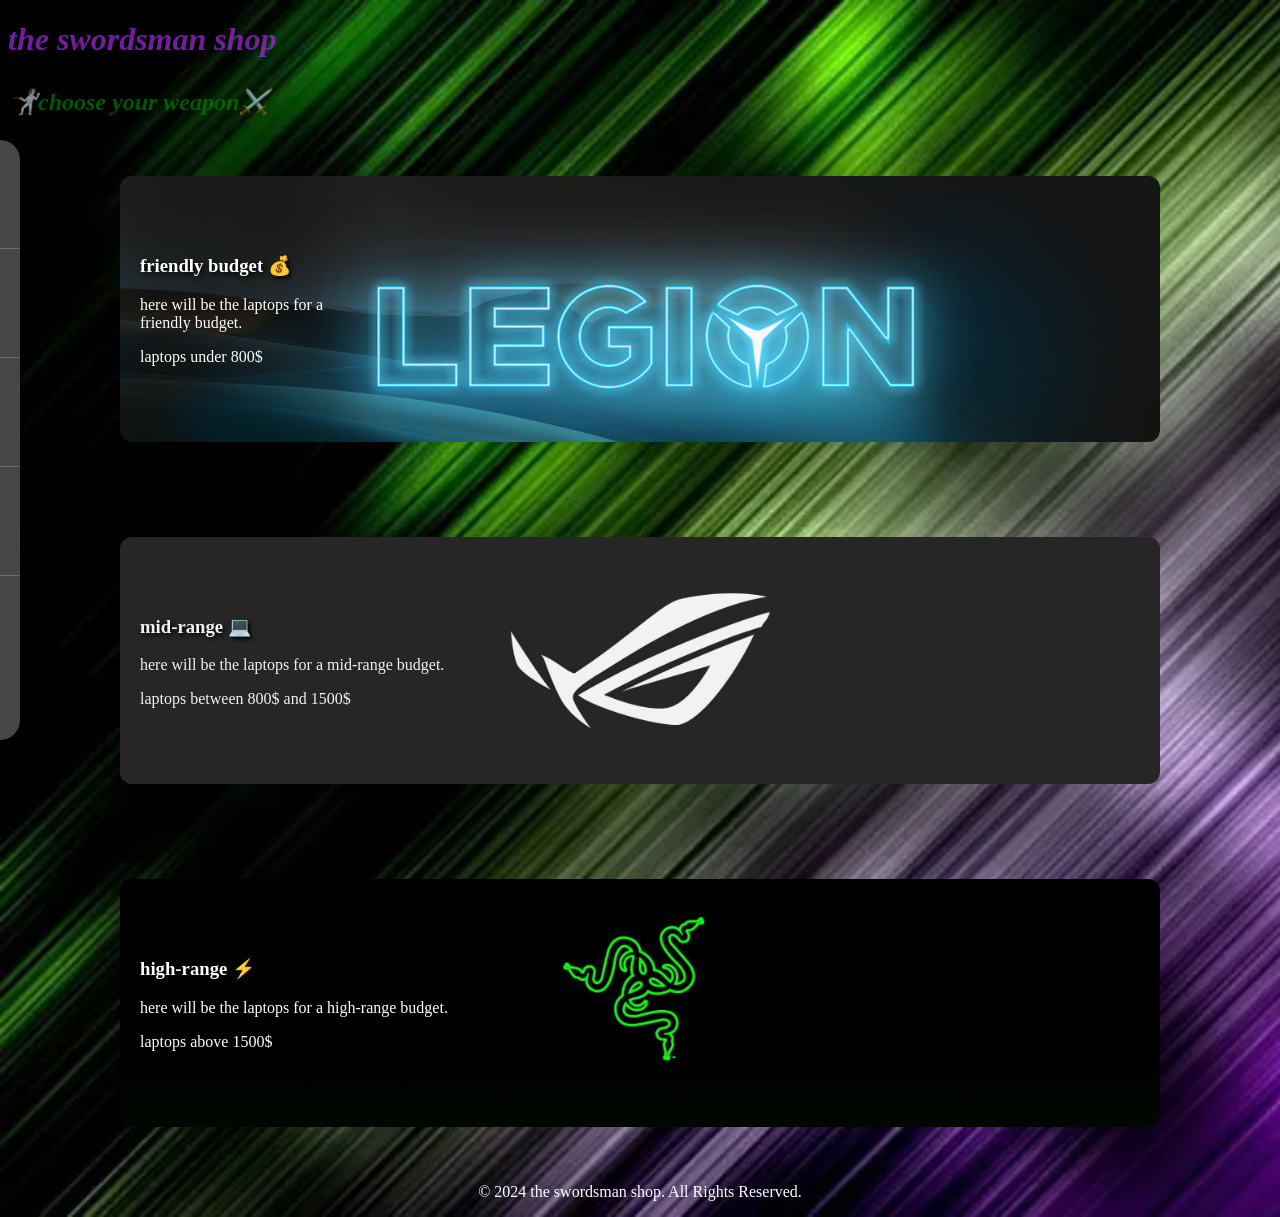
<file: html/index.html>
<!DOCTYPE html>
<html lang="en">
    <head>
        <meta charset="UTF-8">
        <meta name="viewport" content="width=device-width, initial-scale=1.0">
        <link rel="stylesheet" href="../css/custom.css">
        <title>the swordsman</title>
    </head>
    <body>
        <header class="main-header">    
            <h1 class="site-logo">the swordsman shop</h1>
            <h2>🤺choose your weapon⚔️</h2>
            <!-- <hr>  -->
        </header>
        <div class="budget-container">
            <section id="friendly" class="budget-section">
                <a href="friendly.html" class="budget-link">
                    <h3>friendly budget 💰</h3>
                    <p>here will be the laptops for a <br>friendly budget.</p>
                    <p>laptops under 800$</p>
                </a>
            </section>
            <section id="mid-range" class="budget-section">
                <a href="mid-range.html" class="budget-link">
                    <h3>mid-range 💻</h3>
                    <p>here will be the laptops for a mid-range budget.</p>
                    <p>laptops between 800$ and 1500$</p>
                </a>
            </section>
            <section id="high-range" class="budget-section">
                <a href="high-range.html" class="budget-link">
                    <h3>high-range ⚡</h3>
                    <p>here will be the laptops for a high-range budget.</p>
                    <p>laptops above 1500$</p>
                </a>
            </section>
        </div>
        <div class="sidebar">
            <ul>
                <li>Home</li>
                <li>Settings</li>
                <li>Contact</li>
                <li>About</li>
                <li><img src="../images/project-logo-web.jpg" alt="samurai"></li> 
            </ul>
        </div>
        <div class="mobile-menu">
            <ul>
                <li>Home</li>
                <li>Settings</li>
                <li>Contact</li>
                <li>About</li>
            </ul>
        </div>
        <footer>
            <p>© 2024 the swordsman shop. All Rights Reserved.</p>
        </footer>
        <script src="../js/script.js"></script>
    </body>
    </html>
</file>
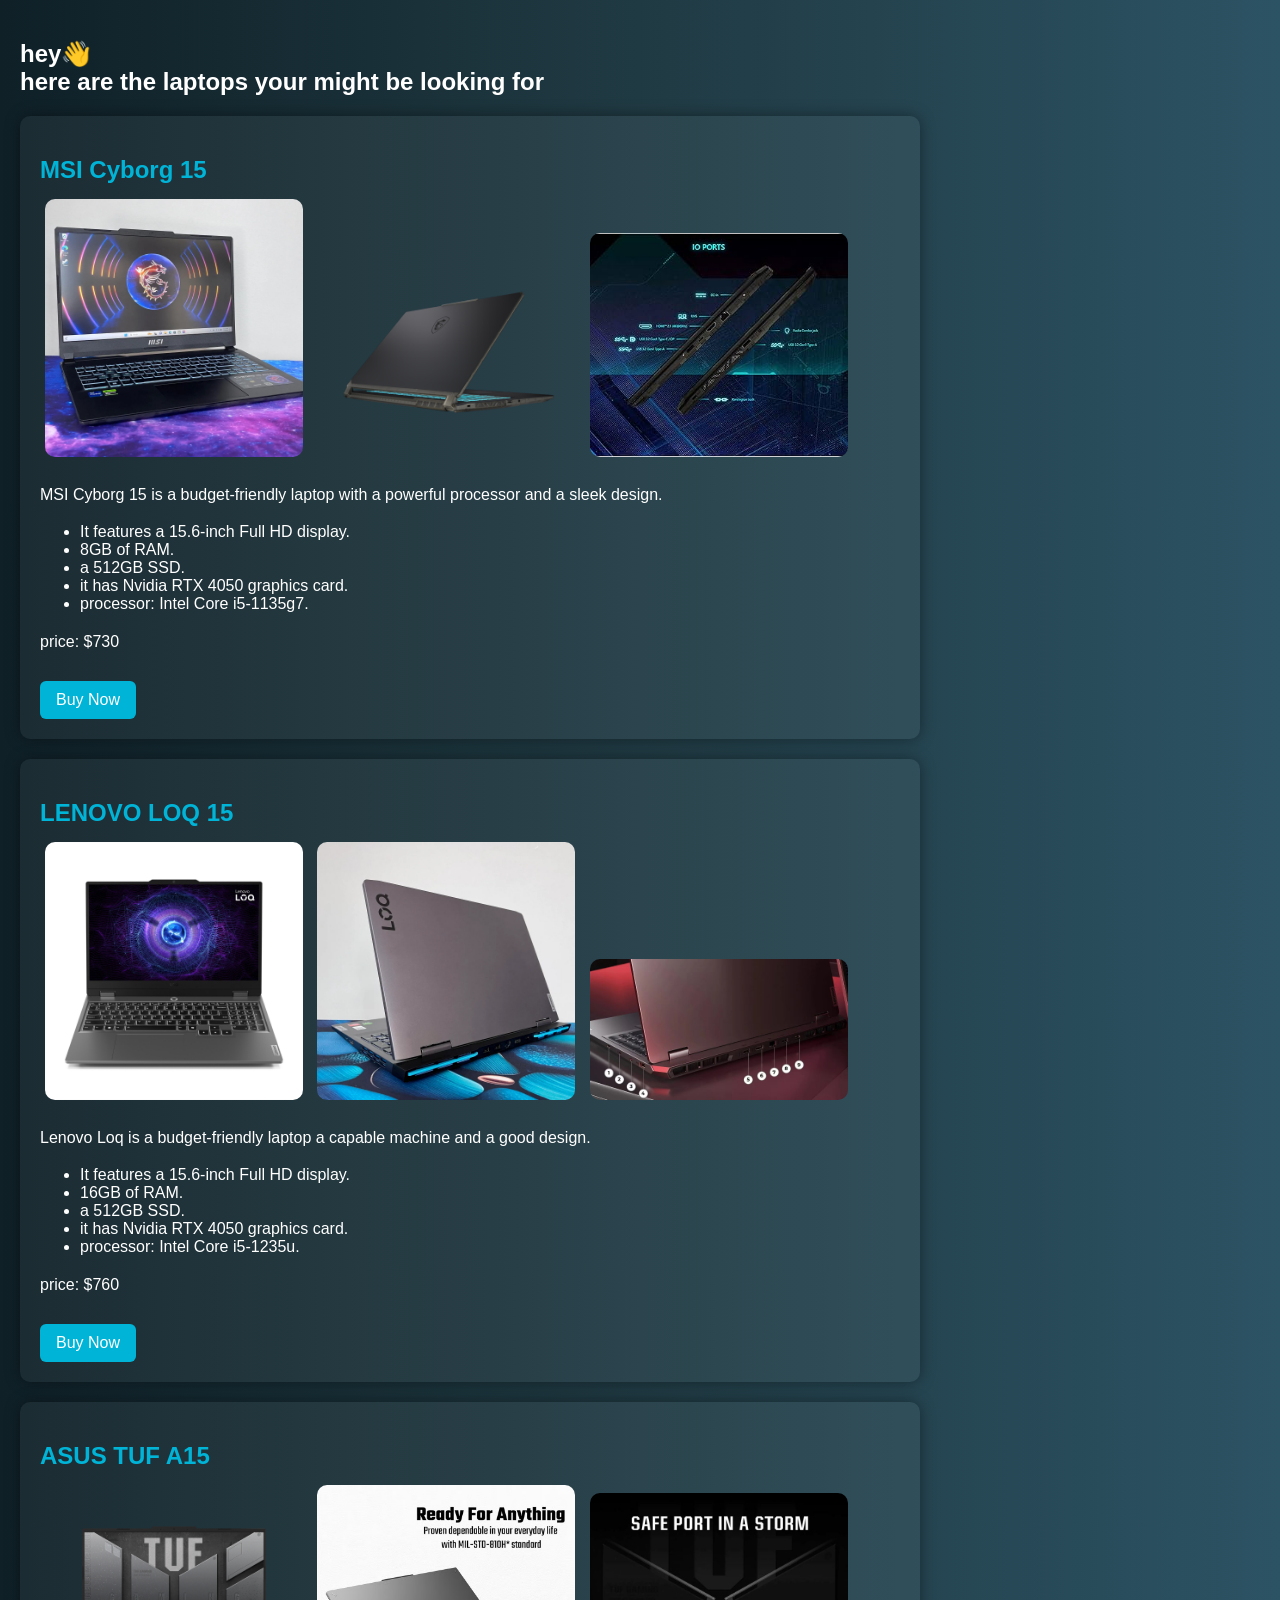
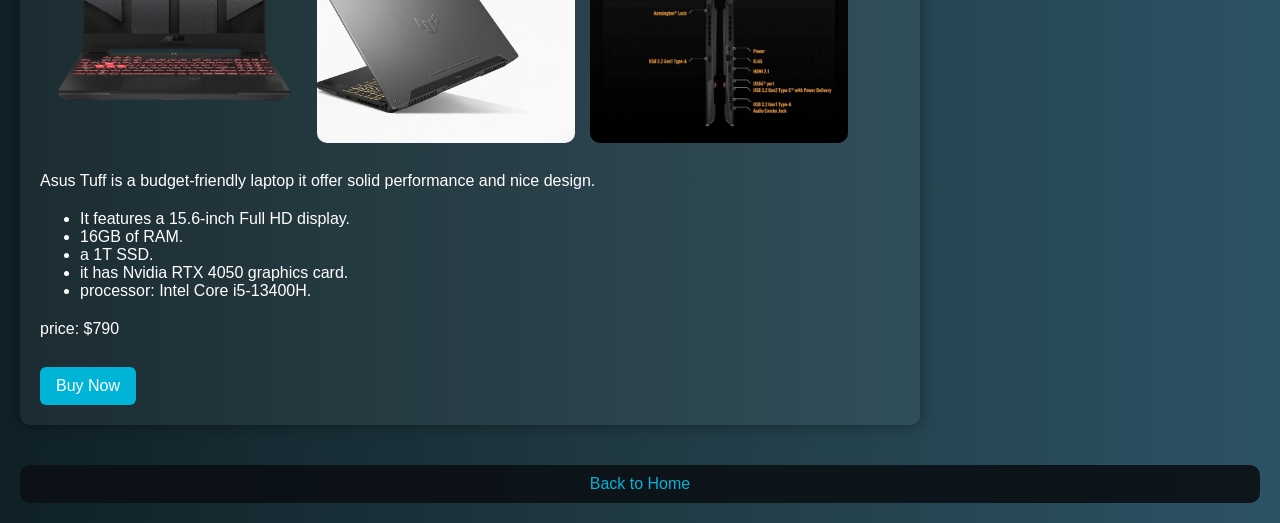
<file: html/friendly.html>
<!DOCTYPE html>
<html lang="en">
<head>
    <meta charset="UTF-8">
    <meta name="viewport" content="width=device-width, initial-scale=1.0">
    <link rel="stylesheet" href="../css/style.css">
    <title>friendly budget</title>
</head>
<body>
 <header>
    <h2>hey👋 <br> here are the laptops your might be looking for</h2>
 </header>
 <main>
    <section class="laptop-list">
        <div class="laptop">
            <h2>MSI Cyborg 15</h2>
            <img src="../images/msi-cyborg-15-overview.webp" alt="pic of the laptop">
            <img src="../images/msi cyborg back.png" alt="pic of the back of the laptop">
            <img src="../images/msi cyborg ports_.jpg" alt="pic of the ports">
            <p>MSI Cyborg 15 is a budget-friendly laptop with a powerful processor and a sleek design.</p>
               <ul>
                    <li>
                    It features a 15.6-inch Full HD display.
                    </li>
                    <li>
                        8GB of RAM.
                    </li> 
                    <li>
                        a 512GB SSD.
                    </li>
                    <li>
                       it has Nvidia RTX 4050 graphics card.
                    </li>
                    <li>
                        processor: Intel Core i5-1135g7.
                    </li>
               </ul>
            <p>price: $730</p>
            <button class="buy-btn">Buy Now</button>
        </div>
        <div class="laptop">
            <h2>LENOVO LOQ 15</h2>
            <img src="../images/lenovo loq front.jpg" alt="pic of the laptop">
            <img src="../images/lenovo-loq-15-lid.webp" alt="pic of the back of the laptop">
            <img src="../images/lenovo loq ports.avif" alt="pic of the ports">
            <p>Lenovo Loq is a budget-friendly laptop a capable machine and a good design.</p>
               <ul>
                    <li>
                    It features a 15.6-inch Full HD display.
                    </li>
                    <li>
                        16GB of RAM.
                    </li> 
                    <li>
                        a 512GB SSD.
                    </li>
                    <li>
                       it has Nvidia RTX 4050 graphics card.
                    </li>
                    <li>
                        processor: Intel Core i5-1235u.
                    </li>
               </ul>
            <p>price: $760</p>
            <button class="buy-btn">Buy Now</button>
        </div>
        <div class="laptop">
            <h2>ASUS TUF A15</h2>
            <img src="../images/asus tiff a15.png" alt="pic of the laptop">
            <img src="../images/asus-tuf-a15-fa507-amd-ryzen-7-16gb-1000gb-rtx-4050-156.avif" alt="pic of the back of the laptop">
            <img src="../images/asus_tuf_a15_ports.jpg" alt="pic of the ports">
            <p>Asus Tuff is a budget-friendly laptop it offer solid performance and nice design.</p>
               <ul>
                    <li>
                    It features a 15.6-inch Full HD display.
                    </li>
                    <li>
                        16GB of RAM.
                    </li> 
                    <li>
                        a 1T SSD.
                    </li>
                    <li>
                       it has Nvidia RTX 4050 graphics card.
                    </li>
                    <li>
                        processor: Intel Core i5-13400H.
                    </li>
               </ul>
            <p>price: $790</p>
            <button class="buy-btn">Buy Now</button>
        </div>
    </section>
 </main>
 <footer>
    <a href="index.html">Back to Home</a>
 </footer>
 <script src="../js/script.js"></script>
</body>
</html>
</file>
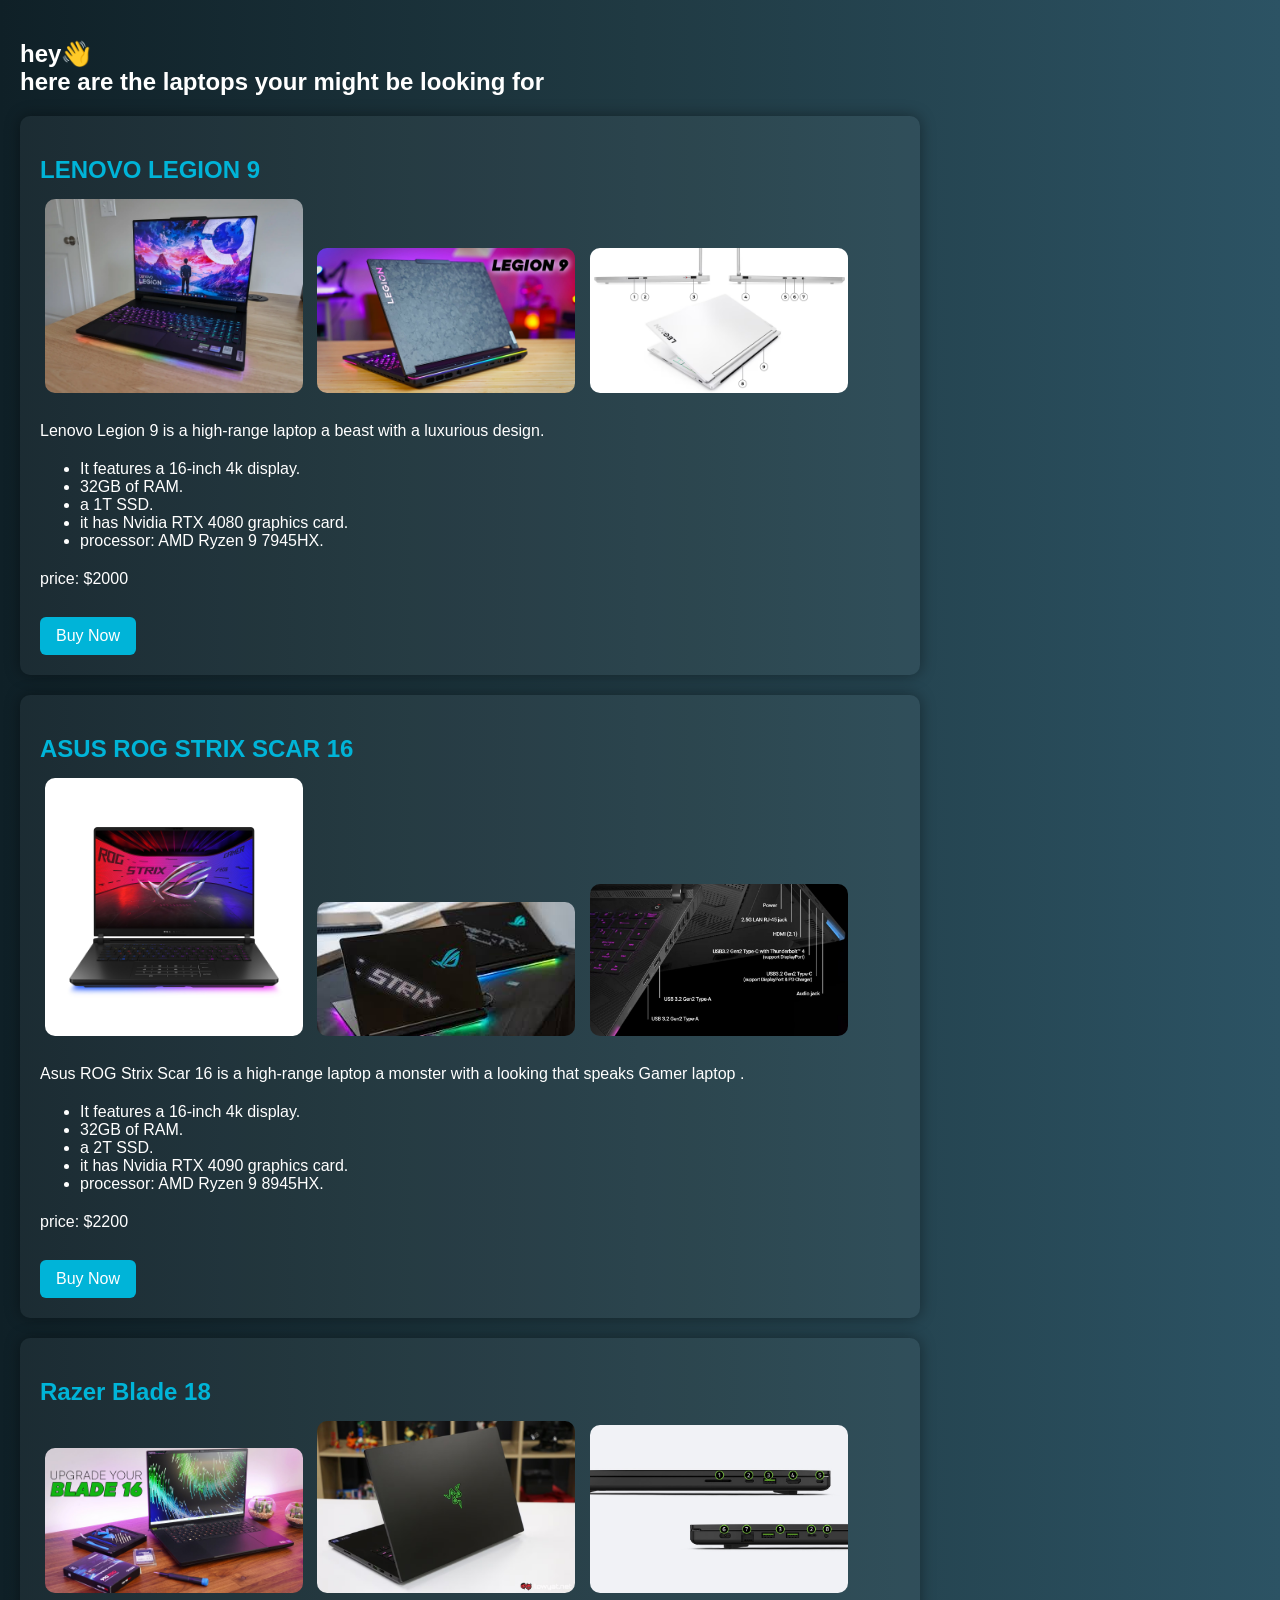
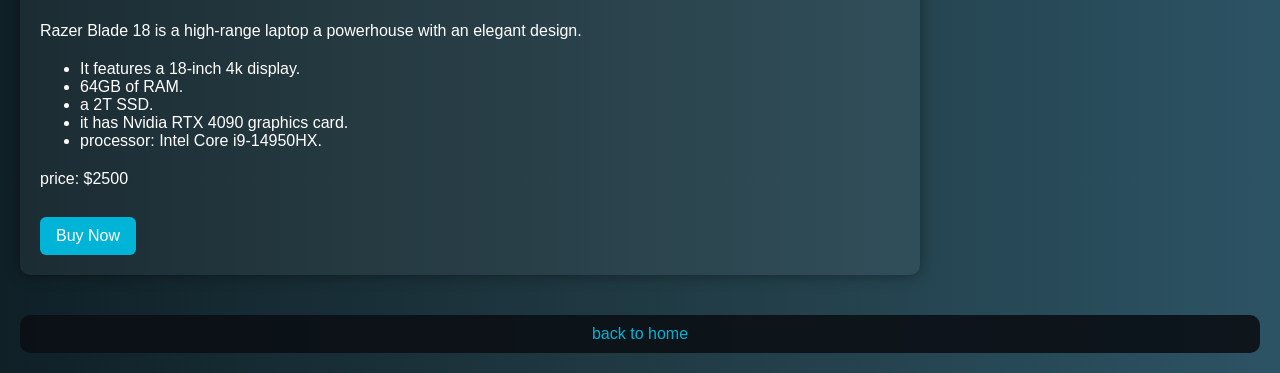
<file: html/high-range.html>
<!DOCTYPE html>
<html lang="en">
<head>
    <meta charset="UTF-8">
    <meta name="viewport" content="width=device-width, initial-scale=1.0">
    <link rel="stylesheet" href="../css/style.css">
    <title>high-range budget</title>
</head>
<body>
    <header>
        <h2>hey👋 <br> here are the laptops your might be looking for</h2>
    </header>
    <section class="laptop-list">
        <div class="laptop">
            <h2>LENOVO LEGION 9</h2>
            <img src="../images/Lenovo-Legion-9i-open-1.webp" alt="pic of the laptop">
            <img src="../images/legion 9 bakc.jpg" alt="pic of the back of the laptop">
            <img src="../images/Legion_7_16IRX9_portsc.avif" alt="pic of the ports">
            <p>Lenovo Legion 9 is a high-range laptop a beast with a luxurious design.</p>
                <ul>
                      <li>
                      It features a 16-inch 4k display.
                      </li>
                      <li>
                            32GB of RAM.
                      </li> 
                      <li>
                            a 1T SSD.
                      </li>
                      <li>
                          it has Nvidia RTX 4080 graphics card.
                      </li>
                      <li>
                            processor: AMD Ryzen 9 7945HX.
                      </li>
                </ul>
            <p>price: $2000</p>
            <button class="buy-btn">Buy Now</button>
        </div>
        <div class="laptop">
            <h2>ASUS ROG STRIX SCAR 16</h2>
            <img src="../images/scar front.jpg" alt="pic of the laptop">
            <img src="../images/scar back.jpg" alt="pic of the back of the laptop">
            <img src="../images/scar-ports.jpg" alt="pic of the ports">
            <p>Asus ROG Strix Scar 16 is a high-range laptop a monster with a looking that speaks Gamer laptop .</p>
                <ul>
                      <li>
                         It features a 16-inch 4k display.
                      </li>
                      <li>
                            32GB of RAM.
                      </li> 
                      <li>
                            a 2T SSD.
                      </li>
                      <li>
                          it has Nvidia RTX 4090 graphics card.
                      </li>
                      <li>
                            processor: AMD Ryzen 9 8945HX.
                      </li>
                </ul>
            <p>price: $2200</p>
            <button class="buy-btn">Buy Now</button>
        </div>
        <div class="laptop">
            <h2>Razer Blade 18</h2>
            <img src="../images/blade 16 front.jpg" alt="pic of the laptop">
            <img src="../images/Razer-Blade-16-back.avif" alt="pic of the back of the laptop">
            <img src="../images/razer-blade-17-mobile-ports.jpg" alt="pic of the ports">
            <p>Razer Blade 18 is a high-range laptop a powerhouse with an elegant design.</p>
                <ul>
                      <li>
                      It features a 18-inch 4k display.
                      </li>
                      <li>
                            64GB of RAM.
                      </li> 
                      <li>
                            a 2T SSD.
                      </li>
                      <li>
                          it has Nvidia RTX 4090 graphics card.
                      </li>
                      <li>
                            processor: Intel Core i9-14950HX.
                      </li>
                </ul>
            <p>price: $2500</p>
            <button class="buy-btn">Buy Now</button>
        </div>
    </section>
    <footer>
        <a href="index.html">back to home</a>
    </footer>
 <script src="../js/script.js"></script>
</body>
</html>
</file>
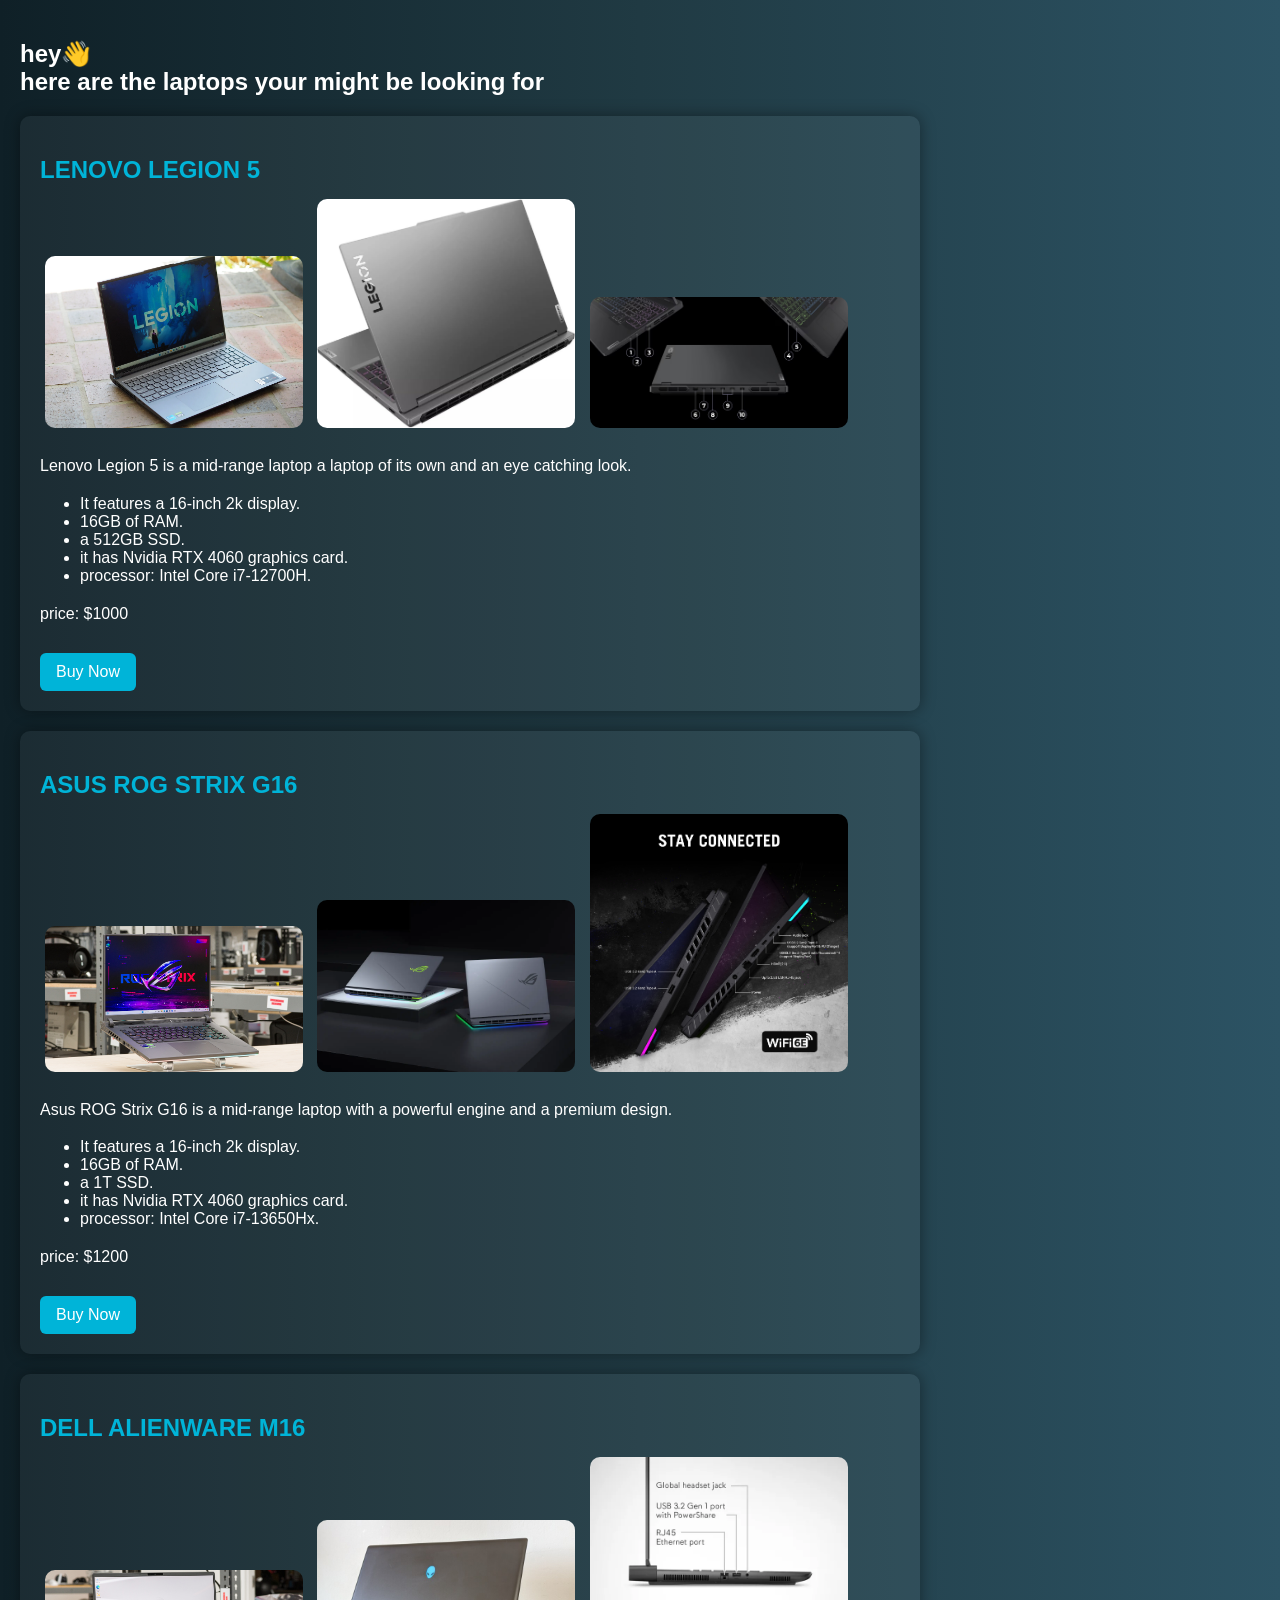
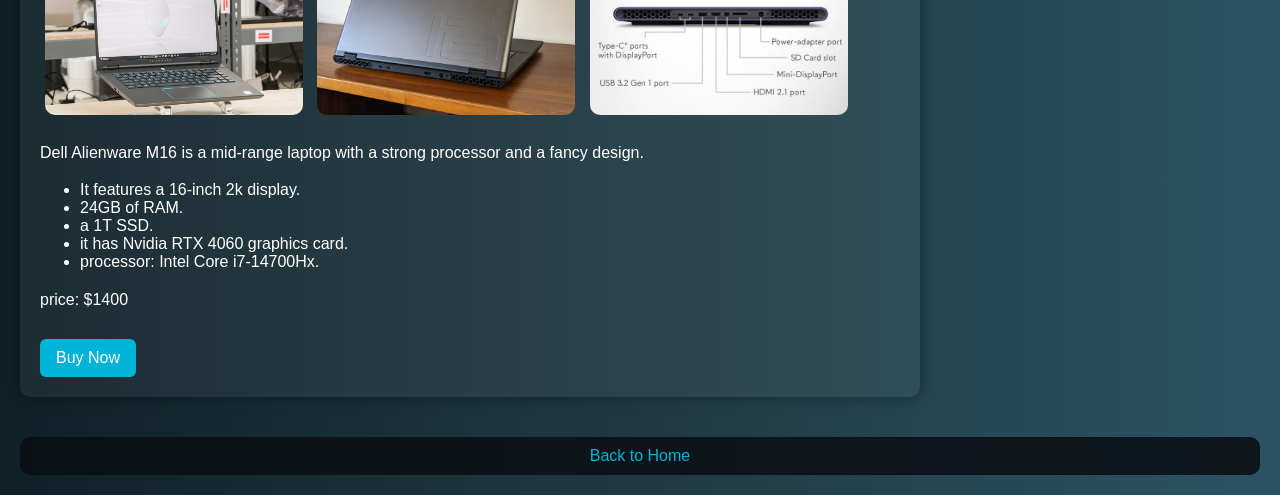
<file: html/mid-range.html>
<!DOCTYPE html>
<html lang="en">
<head>
    <meta charset="UTF-8">
    <meta name="viewport" content="width=device-width, initial-scale=1.0">
    <link rel="stylesheet" href="../css/style.css">
    <title>mid-range budget</title>
</head>
<body>
    <header>
        <h2>hey👋 <br> here are the laptops your might be looking for</h2>
    </header>
    <section class="laptop-list">
    <div class="laptop">
        <h2>LENOVO LEGION 5</h2>
        <img src="../images/lenovo-legion-5i-pro.webp" alt="pic of the laptop">
        <img src="../images/lenovo legion 5.jpg" alt="pic of the back of the laptop">
        <img src="../images/lenovo-legion-pro-5i ports.avif" alt="pic of the ports">
        <p>Lenovo Legion 5 is a mid-range laptop a laptop of its own and an eye catching look.</p>
              <ul>
                 <li>
                 It features a 16-inch 2k display.
                 </li>
                 <li>
                      16GB of RAM.
                 </li> 
                 <li>
                      a 512GB SSD.
                 </li>
                 <li>
                     it has Nvidia RTX 4060 graphics card.
                 </li>
                 <li>
                      processor: Intel Core i7-12700H.
                 </li>
              </ul>
              <p>price: $1000</p>
            <button class="buy-btn">Buy Now</button>
          </div>
    <div class="laptop">
        <h2>ASUS ROG STRIX G16</h2>
        <img src="../images/asus rog strix g16.jpg" alt="pic of the laptop">
        <img src="../images/asus rog strix g16 bakc.webp" alt="pic of the back of the laptop">
        <img src="../images/asus rog strix g16 ports.jpg" alt="pic of the ports">
        <p>Asus ROG Strix G16 is a mid-range laptop with a powerful engine and a premium design.</p>
              <ul>
                 <li>
                 It features a 16-inch 2k display.
                 </li>
                 <li>
                      16GB of RAM.
                 </li> 
                 <li>
                      a 1T SSD.
                 </li>
                 <li>
                     it has Nvidia RTX 4060 graphics card.
                 </li>
                 <li>
                      processor: Intel Core i7-13650Hx.
                 </li>
              </ul>
              <p>price: $1200</p>
              <button class="buy-btn">Buy Now</button>
    </div>
    <div class="laptop">
        <h2>DELL ALIENWARE M16</h2>
        <img src="../images/alienware front.jpg" alt="pic of the laptop">
        <img src="../images/dell alienware m16 back.jpg" alt="pic of the back of the laptop">
        <img src="../images/alienware ports.webp" alt="pic of the ports">
        <p>Dell Alienware M16 is a mid-range laptop with a strong processor and a fancy design.</p>
              <ul>
                 <li>
                 It features a 16-inch 2k display.
                 </li>
                 <li>
                      24GB of RAM.
                 </li> 
                 <li>
                      a 1T SSD.
                 </li>
                 <li>
                     it has Nvidia RTX 4060 graphics card.
                 </li>
                 <li>
                      processor: Intel Core i7-14700Hx.
                 </li>
              </ul>
              <p>price: $1400</p>
            <button class="buy-btn">Buy Now</button>
    </div>
    </section>
    <footer>
        <a href="index.html">Back to Home</a>
    </footer>
 <script src="../js/script.js"></script>
</body>
</html>
</file>
<file: css/custom.css>
.main-header{
    position: relative;
}
header h1{
    margin-bottom: 30px;
}
header h2{
    margin-top: 0;
}
.site-logo{
    position: sticky;
    left: 20px; 
    top: 10px;
    color: rgba(168, 42, 231, 0.682);
    font-style: italic;
    z-index: 10;
}

h2{
    position: sticky;
    top: 60px;
    left: 20px;
    color: rgba(0, 128, 0, 0.679);
    font-style: italic;
    z-index: 9;
}
body {
    background-color: #0b0f15e4;
    background-image: url(../images/purple-and-green-store\ -background.jpg);
    background-size: cover;
}

.budget-container {
display: flex;
flex-direction: column;
gap:15px;
}
.budget-section:hover{
    transform: scale(1.05);
    box-shadow: 0 10px 20px rgba(0,0,0,0.3);
}


.budget-section {
    position: relative;
    width: 90%;
    padding: 60px 20px ;
    margin: 40px auto ;
    max-width: 1000px;
    background-color: rgba(255, 255, 255, 0.051);
    border-radius: 12px;
    color: white;
}
.budget-link{
    display: block;
    width: 100%;
    height: 100%;
    text-decoration: none;
    color: inherit; 
}
#friendly {  
    background-image: url(../images/lenovo\ budget\ range.jpg);
    background-size: cover;
    background-position: center;
    border-radius: 12px;
    padding: 60px 20px; 
}
#mid-range {
    background-image: url(../images/asus\ mid\ range.jpg);
    background-size: cover;
    background-position: center;
    border-radius: 12px;
    padding: 60px 20px;
    filter: brightness(95%);
}
#high-range {
    background-image: url(../images/razor\ high\ range.jpg);
    background-size: cover;
    background-position: center;
    border-radius: 12px;
    padding: 60px 20px;   
}
h3 {
    text-shadow: 2px 2px 4px #000000;
}
a{
    text-decoration: none;
    color: inherit; 
}
.sidebar{
    position: fixed;
    top: 140px;
    left:-130px;
    width: 150px;
    height: 600px;
    background-color:rgba(88, 87, 87, 0.805) ;
    transition: left 0.3s ease;
    z-index: 20;
    border-radius: 20px;
   
}
.sidebar:hover{
left: 0;
}
.sidebar ul{
    list-style:none ;
    padding: 0;
    margin: 0;
}
.sidebar li{
    padding: 45px;
    color: white;
    cursor: pointer;
    
}
.sidebar img{
    width: 120%;

}

@media(max-width: 600px){
    .site-logo,.sidebar,h2{
        display: none;
    }
    .site-logo{
        display: block;
        text-align: center;
        margin-bottom: 15px;
    }
    h2{
        display: block;
        text-align: center;
        margin-bottom: 15px;
    }
    .mobile-menu{
        display: block;
        background-color:rgba(88, 87, 87, 0.805) ;
        color: white;
        padding: 10px;
        border-radius: 10px;
        margin: 10px;
    }
    .mobile-menu ul{
        list-style: none;
        padding: 0;
        margin: 0;
        display: flex;
        justify-content: space-around;
    }
}
@media(min-width: 601px){
    .mobile-menu{
        display: none;
    }
}

.sidebar ul li{
    border-bottom: 1px solid rgba(255, 255, 255, 0.2);
}
.sidebar ul li:last-child{
    border-bottom: none;
}
footer{
    text-align: center;
    color: white;
}
</file>
<file: css/style.css>
:root{
    --bg-color:#0b0f15e4;
    --card-bg:#ffffff0d;
    --text-color:white;
    --accent-color:#00b4d8;
    --shadow: 0 4px 10px rgba(0,0,0,0.3);
    --radius:10px;
    --font:'Arial', sans-serif;
}
body{
    background-color: var(--bg-color);
    font-family: var(--font);
    color: var(--text-color);
    margin: 0;
    padding: 20px;
}
.laptop-list{
    display: flex;
    flex-direction: column;
    gap: 20px;
    max-width: 900px;
}
.laptop{
    background-color: rgba(255,255,255,0.05);
    border-radius: var(--radius);
    box-shadow: var(--shadow);
    padding: 20px;
    transition: transform 0.2s;
    box-shadow: 0 0 15px rgba(0,0,0,0.4);
}
.laptop:hover{
    transform: translateY(-5px);
}
.laptop img{
    width:30%;
    border-radius: var(--radius);
    margin: 5px;
}
.laptop h2{
color: var(--accent-color);
margin-bottom: 10px;
} 
.laptop p{
    line-height: 1.6;
}
footer{
    background-color: var(--bg-color);
    margin-top: 40px;    
    border-radius: var(--radius);
    padding: 10px;
    text-align: center;
}
footer a{
    color: var(--accent-color);
    text-decoration: none;
}
.buy-btn{
    display: inline-block;
    background-color: var(--accent-color , #4caf50);
    color: white;
    padding: 10px 16px;
    border: none;
    border-radius: 6px;
    font-size: 1rem;
    margin-top: 10px;
    transition: background-color 0.3s ease , transform 0.2s ease;
    cursor: pointer;
}
.buy-btn:hover{
    background-color: #43a047;
    transform: scale(1.05);
}
body{
    background: linear-gradient(to right,#0f2027,#203a43,#2c5364);
    color: white;
    font-family: Arial,sans-serif;
}
</file>
